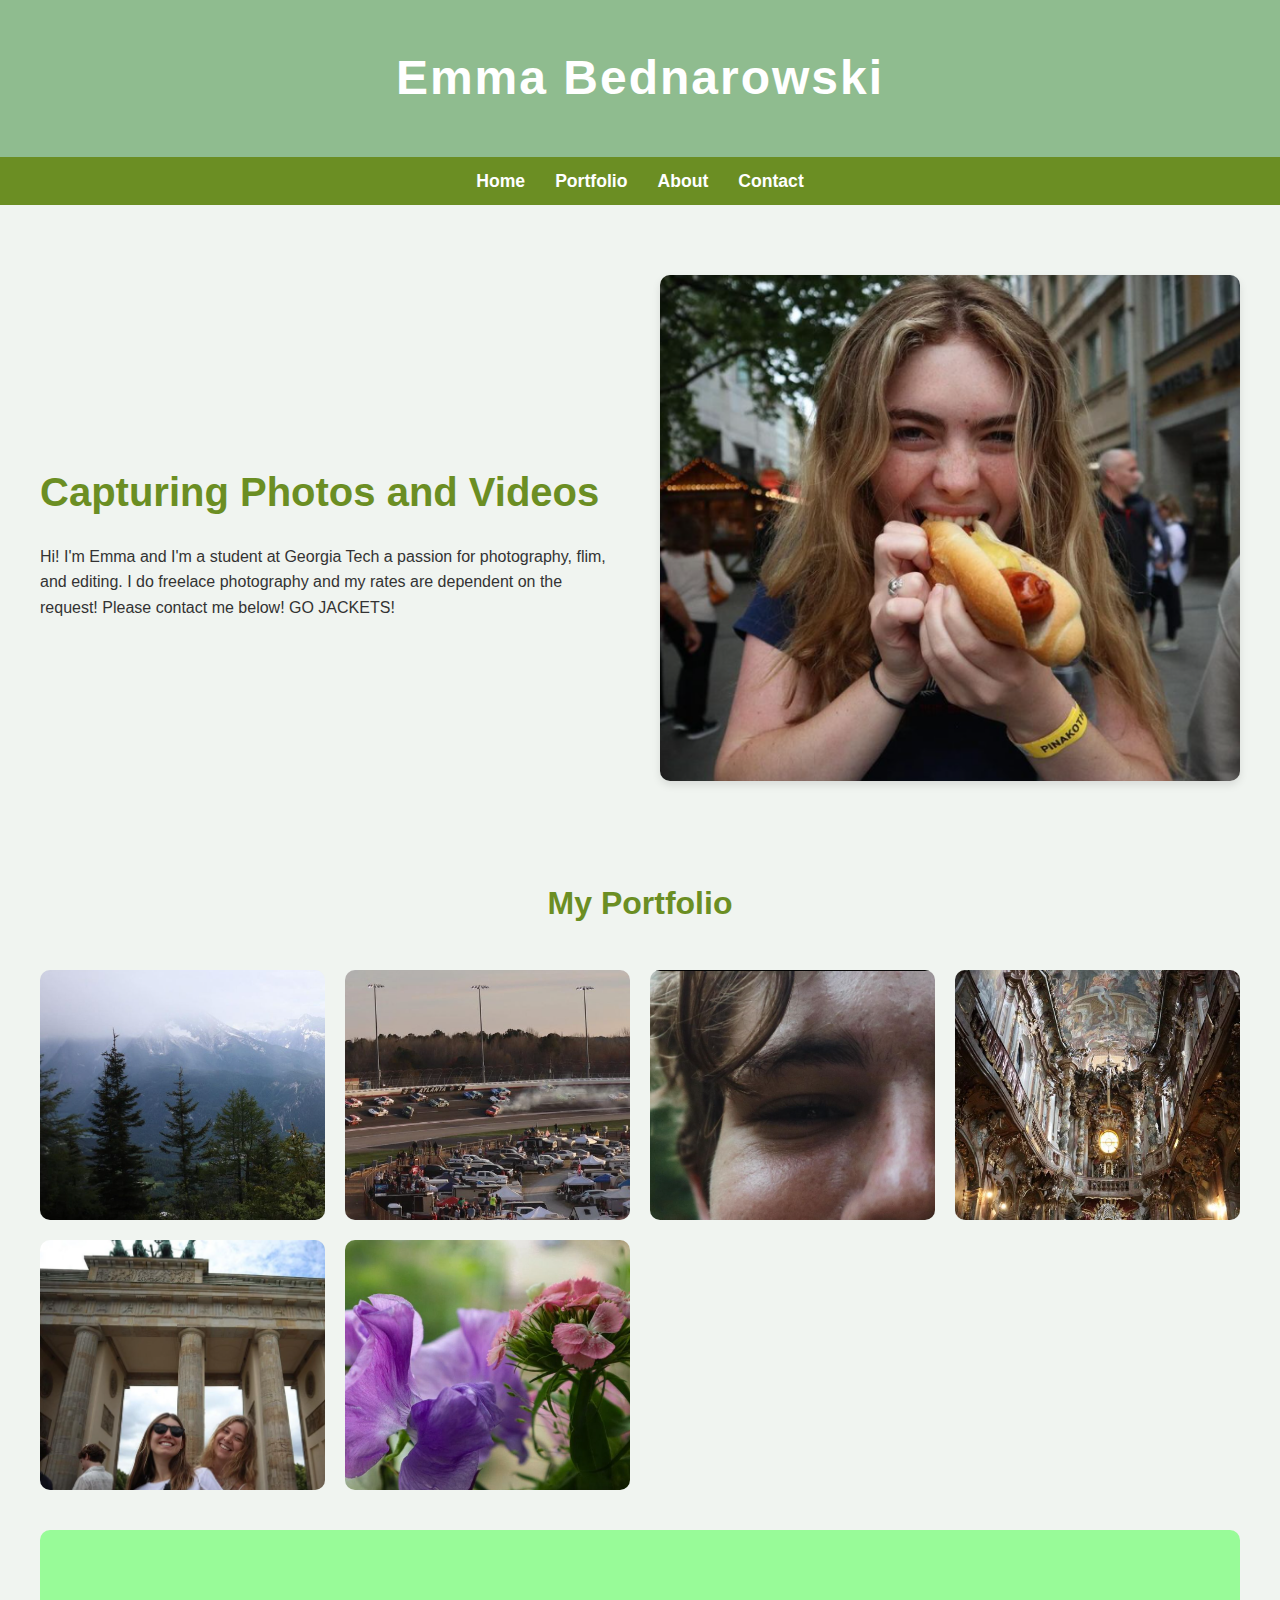
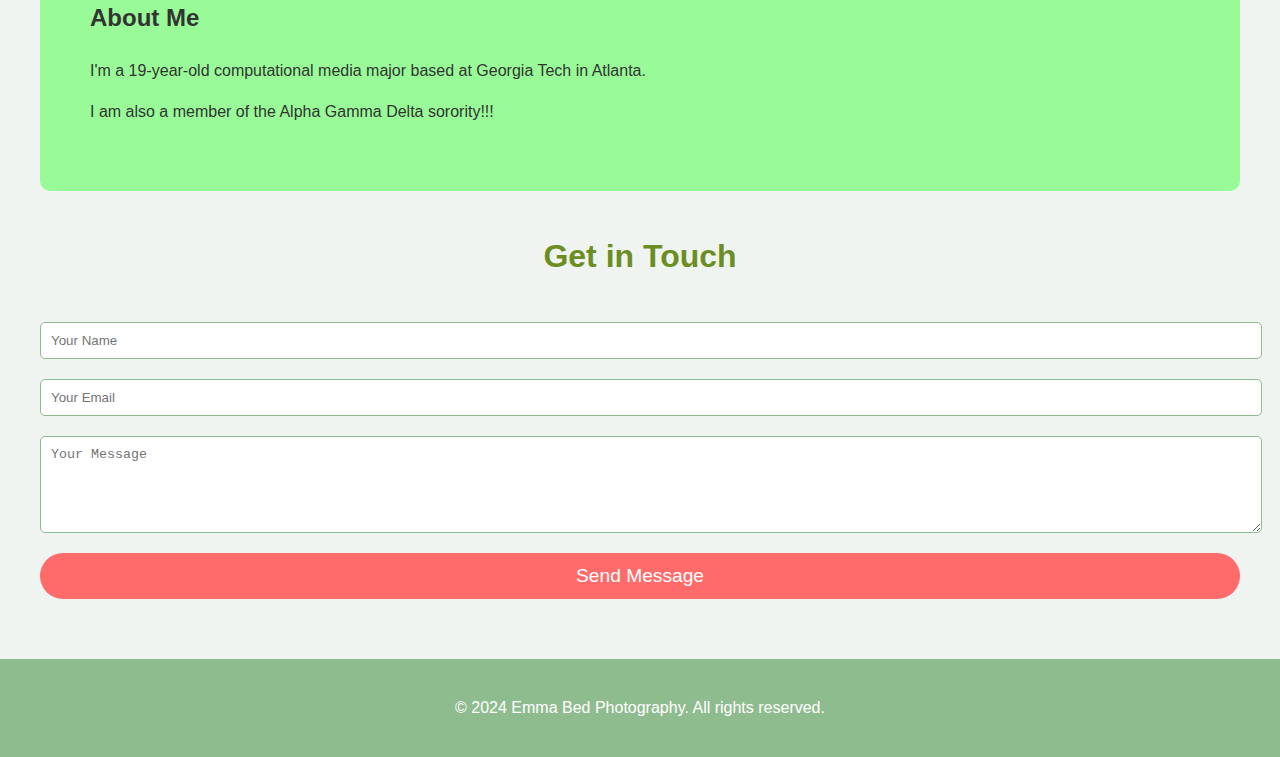
<file: index.html>
<!DOCTYPE html>
<html lang="en">
<head>
    <meta charset="UTF-8">
    <meta name="viewport" content="width=device-width, initial-scale=1.0">
    <title>Emma Bednarowski - Photographer</title>
    <link rel="stylesheet" type="text/css" href="style.css">
</head>
<body>
    <header>
        <h1>Emma Bednarowski</h1>
    </header>
    <nav>
        <ul>
            <li><a href="#home">Home</a></li>
            <li><a href="#portfolio">Portfolio</a></li>
            <li><a href="#about">About</a></li>
            <li><a href="#contact">Contact</a></li>
        </ul>
    </nav>
    <div class="container">
        <section id="home" class="hero">
            <div class="hero-text">
                <h2>Capturing Photos and Videos</h2>
                <p>Hi! I'm Emma and I'm a student at Georgia Tech a passion for photography, flim, and editing. I do freelace photography and my rates are dependent on the request! Please contact me below! GO JACKETS!</p>
            </div>
            <div class="hero-image">
                <img src="hotdog.png" alt="Emma Bednarowski - Photographer">
            </div>
        </section>
        <h2 id="portfolio" class="section-title">My Portfolio</h2>
        <section class="gallery">
            <img src="mt.png" alt="Mountain Landscape">
            <img src="Motorracing.png" alt="Motorracing">
            <img src="Close up.png" alt="Close Up">
            <img src="Churches.png" alt="Architcture">
            <img src="Monuments.png" alt="Monuments">
            <img src="Wildlife.png" alt="Wildlife">
        </section>
        <section id="about" class="about">
            <h2>About Me</h2>
            <p>I'm a 19-year-old computational media major based at Georgia Tech in Atlanta.</p>
            <p> I am also a member of the Alpha Gamma Delta sorority!!!</p>
        </section>
        <section id="contact" class="contact">
            <h2 class="section-title">Get in Touch</h2>
            <form>
                <input type="text" placeholder="Your Name" required>
                <input type="email" placeholder="Your Email" required>
                <textarea placeholder="Your Message" rows="5" required></textarea>
                <button type="submit">Send Message</button>
            </form>
        </section>
    </div>
    <footer>
        <p>&copy; 2024 Emma Bed Photography. All rights reserved.</p>
    </footer>
</body>
</html>
</file>
<file: style.css>
body {
    font-family: 'Poppins', sans-serif;
    background-color: #f0f4f0;
    color: #333;
    margin: 0;
    padding: 0;
    line-height: 1.6;
  }
  
  .container {
    max-width: 1200px;
    margin: 0 auto;
    padding: 20px;
  }
  
  header {
    background-color: #8FBC8F;
    padding: 40px 0;
    text-align: center;
  }
  
  h1 {
    color: #fff;
    font-size: 3em;
    margin: 0;
    letter-spacing: 2px;
  }
  
  nav {
    background-color: #6B8E23;
    padding: 10px 0;
    position: sticky;
    top: 0;
    z-index: 1000;
  }
  
  nav ul {
    list-style-type: none;
    padding: 0;
    margin: 0;
    display: flex;
    justify-content: center;
  }
  
  nav ul li {
    margin: 0 15px;
  }
  
  nav ul li a {
    color: #fff;
    text-decoration: none;
    font-weight: 600;
    font-size: 1.1em;
    transition: color 0.3s;
  }
  
  nav ul li a:hover {
    color: #FF6B6B;
  }
  
  .hero {
    display: flex;
    align-items: center;
    justify-content: space-between;
    padding: 50px 0;
  }
  
  .hero-text {
    flex: 1;
    padding-right: 40px;
  }
  
  .hero h2 {
    font-size: 2.5em;
    margin-bottom: 20px;
    color: #6B8E23;
  }
  
  .hero-image {
    flex: 1;
  }
  
  .hero-image img {
    width: 100%;
    border-radius: 10px;
    box-shadow: 0 4px 8px rgba(0,0,0,0.1);
  }
  
  .section-title {
    text-align: center;
    font-size: 2em;
    color: #6B8E23;
    margin: 40px 0;
  }
  
  .gallery {
    display: grid;
    grid-template-columns: repeat(auto-fit, minmax(250px, 1fr));
    gap: 20px;
    margin-top: 40px;
  }
  
  .gallery img {
    width: 100%;
    height: 250px;
    object-fit: cover;
    border-radius: 10px;
    transition: transform 0.3s;
  }
  
  .gallery img:hover {
    transform: scale(1.05);
  }
  
  .about {
    background-color: #98FB98;
    padding: 50px;
    border-radius: 10px;
    margin-top: 40px;
  }
  
  .contact {
    margin-top: 40px;
  }
  
  .contact form {
    display: grid;
    gap: 20px;
  }
  
  .contact input, .contact textarea {
    width: 100%;
    padding: 10px;
    border: 1px solid #8FBC8F;
    border-radius: 5px;
  }
  
  .contact button {
    background-color: #FF6B6B;
    color: #fff;
    padding: 12px 24px;
    border: none;
    border-radius: 25px;
    font-size: 1.2em;
    cursor: pointer;
    transition: background-color 0.3s;
  }
  
  .contact button:hover {
    background-color: #FF4757;
  }
  
  footer {
    background-color: #8FBC8F;
    color: #fff;
    text-align: center;
    padding: 20px 0;
    margin-top: 40px;
  }
</file>
